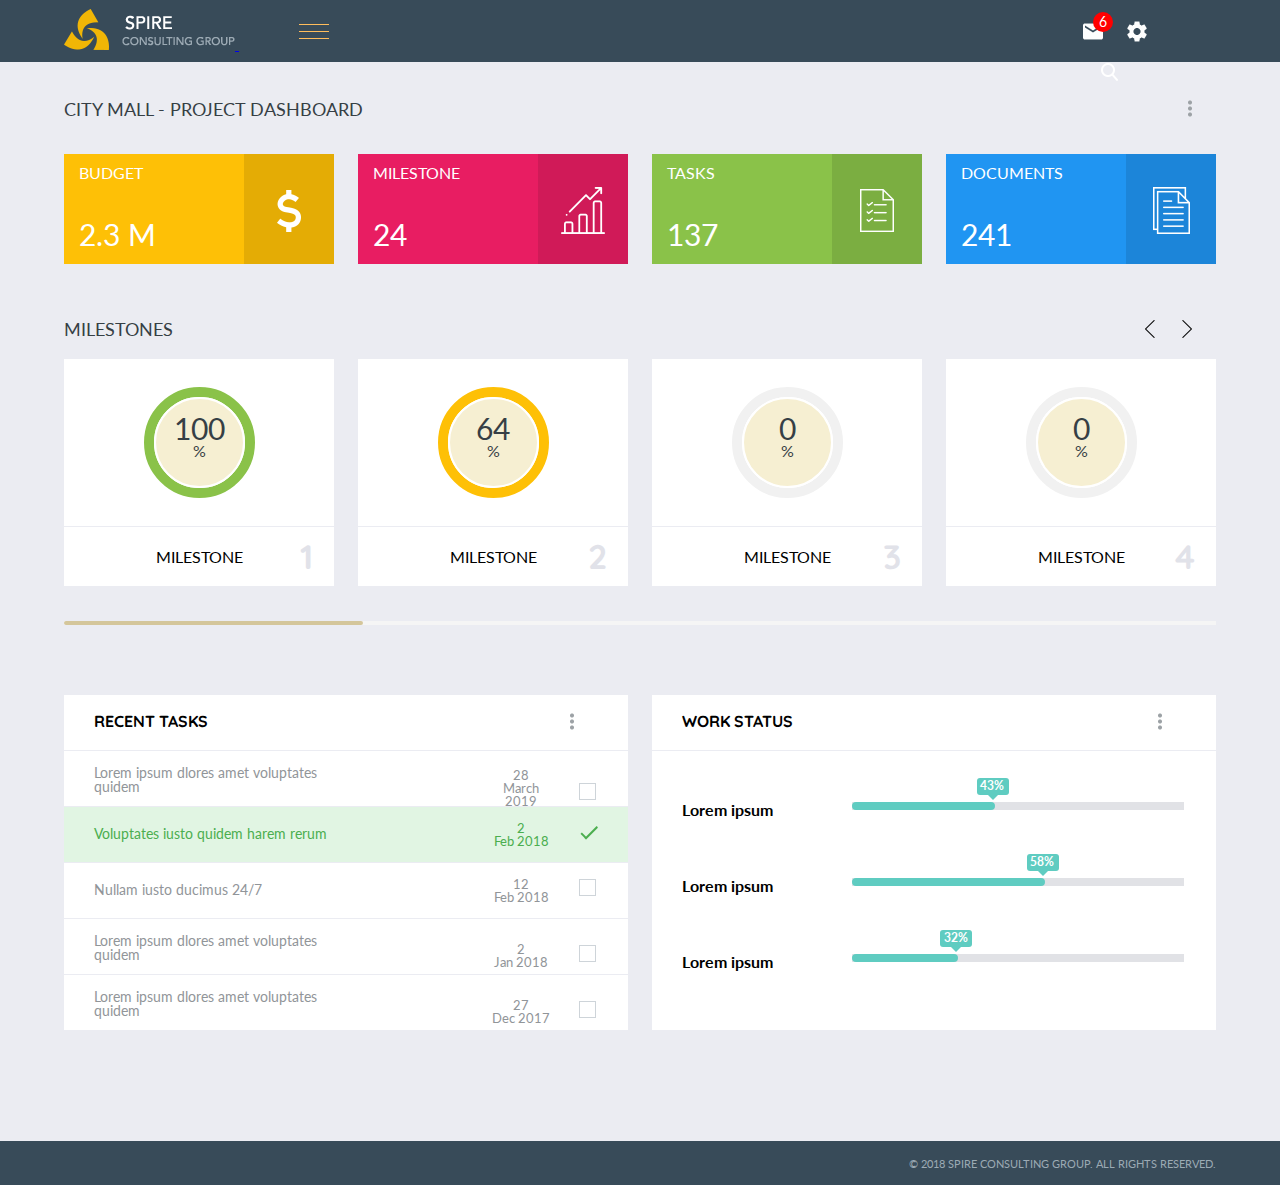
<file: newindex.html>
<!DOCTYPE html>

<html>
<head>
    <link rel="stylesheet" type="text/css" href="css/reset.css">
    <link rel="stylesheet" type="text/css" href="css/newstyle.css">
    <link href="https://fonts.googleapis.com/css?family=Quicksand:500&display=swap" rel="stylesheet">
    <link href="https://fonts.googleapis.com/css?family=Lato&display=swap" rel="stylesheet">  
     
<title>HTML Assignment</title>
</head>
<body>
    <!-- header starts here -->
        <header>
            <div class="container">
                <div class="header"> 
                    <a href="#">
                        <img class="spire" src="./images/Shape1c2.png" alt="spire">
                    </a> 
                    <a href="#">
                        <img class="dash3" src="./images/dash3.png" alt="dash3">
                    </a> 
                    <span class="box2">
                            <a class="message box3" href="#">
                                <img class="icon" src="./images/message.png" alt="message">
                                <span class="red6"><span>6</span></span>
                            </a>
    
                            <a href="#" class="box3">
                            
                                <img class="icon setting" src="./images/setting.png" alt="setting">
                        
                            </a> 
                        
                            <a  href="#" class="box3 ellipse">
                                
                                <img class="icon" src="./images/Ellipse 2.png" alt="ellipse">
                            
                            </a> 
                   
                    </span>
                    <div class="clear"></div>
                </div>
            </div> 
        </header>
    <!-- header ends here -->

        

        <div class="container" >

                <!-- city starts here -->
            
            <section class="content1">
            
                <div class="text1">
                    <h1 class="font18">CITY MALL - PROJECT DASHBOARD</h1>
                    <a href="#">
                        <img class="dots" src="./images/dots3.png" alt="dots">
                    </a> 
                    <div class="clear"></div>
                </div>

                <div>
                    <div class="box4 budget">
                        <div class="test">
                            <span class="font16">BUDGET</span>
                            <div class="font30">2.3 M</div>   
                        </div>
                        <div class="box5">
                            <img class="cityimg" src="./images/forma1.png" alt="forma1">
                        </div>
                        <div class="clear"></div>
                    </div>

                    <div class="box4 milestone">
                        <div class="test">
                            <span class="font16">MILESTONE</span>
                            <div class="font30">24</div>
                        </div>
                        <div class="box5">
                            <img class="cityimg" src="./images/shape1.png" alt="shape1">
                        </div>
                        <div class="clear"></div>
                    </div>

                    <div class="box4 task">
                        <div class="test">
                            <span class="font16">TASKS</span>
                            <div class="font30">137</div>
                        </div>
                        <div class="box5">
                            <img class="cityimg" src="./images/forma2.png" alt="forma2">
                        </div>
                        <div class="clear"></div>    
                    </div>
   

                    <div class="box4 document lastbox">
                        <div class="test">
                            <span class="font16">DOCUMENTS</span>
                            <div class="font30">241</div>
                        </div>
                        <div class="box5">
                            <img class="cityimg" src="./images/forma3.png" alt="forma3">
                        </div>
                        <div class="clear"></div>
                    </div> 
                    <div class="clear"></div>
                </div>
                
            </section>
                <!-- city ends here -->


                <!-- milestone stars here -->
            <section class="content2">
            
                <div class="text2">
                    <h1 class="font18">MILESTONES</h1>
                        <a href="#">
                            <img class="tag tag1"  src="./images/greater.png" alt="tag">
                        </a> 
                        <a href="#">
                            <img class="tag tag2" src="./images/less.png" alt="tag">
                        </a> 
                        <div class="clear"></div>
                </div>

                <div>
                    <div class="box4 milestone1 boxmile">
                        <div class="box7 green">
                        <div class="box8">
                            <h1 class="font30a">100</h1>
                            <h1 class="font16a">%</h1>
                        </div> 
                        </div>
                    </div>
                
                    <div class="box4 milestone1 boxmile">
                        <div class="box7 yellow">
                            <div class="box8">
                                <h1 class="font30a">64</h1>
                                <h1 class="font16a">%</h1>
                            </div> 
                        </div>
                    </div>
                    
                    <div class="box4 milestone1 boxmile">
                        <div class="box7 white">
                            <div class="box8">
                                <h1 class="font30a">0</h1>
                                <h1 class="font16a">%</h1>
                            </div>
                        </div>
                    </div>
                            
                    <div class="box4 milestone1 boxmile lastbox">
                        <div class="box7 white">
                            <div class="box8">
                                <h1 class="font30a">0</h1>
                                <h1 class="font16a">%</h1>
                            </div> 
                        </div>
                    </div>

                    <div class="box9"></div>
                    
                    <div class="box4 milestone1 milestone2">
                        <h1 class="font16b">
                            MILESTONE
                            <span class="box10">1</span>
                        </h1>
                        <!-- <div class="clear"></div> -->
                    </div>
                    
                    <div class="box4 milestone1 milestone2">
                        <h1 class="font16b">
                            MILESTONE
                            <span class="box10">2</span>
                        </h1>                                       
                        <!-- <div class="clear"></div> -->
                    </div>
                    
                    <div class="box4 milestone1 milestone2">
                        <h1 class="font16b">
                            MILESTONE
                            <span class="box10">3</span>
                        </h1>
                        <!-- <div class="clear"></div> -->
                    </div>
                    
                    <div class="box4 milestone1 milestone2 lastbox">
                        <h1 class="font16b">
                            MILESTONE
                            <span class="box10">4</span>
                        </h1>
                        <!-- <div class="clear"></div> -->
                    </div>
                    <div class="clear"></div>
                </div>
            </section>
                <!--  milestone ends here-->
            

                <!-- slidebar starts here-->

            <article class="slidebar">
                <div class="slideborder"></div>
            </article>

                <!-- slidebar ends here -->


                <!-- work update starts here -->
            <section class="content3">
            
                <div class="checklist">
                    <ul>
                        <li class="heading">RECENT TASKS
                            <a href="#">
                                <img class="dots" src="./images/dots3.png" alt="dots">
                            </a> 
                            <div class="clear"></div>
                        </li>

                        <li class="listitems">
                            
                            <div class="listtext">
                                Lorem ipsum dlores amet voluptates quidem
                            </div>
                            <div class="listcontent">
                                <div class="date">28<br>March 2019</div>
                                <span class="checkbox"></span>
                            </div>
                            <div class="clear"></div>
                            
                        </li>
                        
                        <li class="listitems greencheck">
                           
                            <div class="listtext">
                                Voluptates iusto quidem harem rerum
                            </div>
                            <div class="listcontent">
                                <div class="date">2<br>Feb 2018</div>
                                <img class="check" src="./images/check.png" alt="check">
                            </div>
                            <div class="clear"></div>
                           
                        </li>

                        <li class="listitems">
                            
                            <div class="listtext">
                                Nullam iusto ducimus 24/7
                            </div>
                            <div class="listcontent">
                                <div class="date">12<br>Feb 2018</div>
                                <span class="checkbox"></span>
                            </div>
                            <div class="clear"></div>
                            
                        </li>

                        <li class="listitems">
                           
                            <div class="listtext">
                                Lorem ipsum dlores amet voluptates quidem
                            </div>
                            <div class="listcontent">
                                <div class="date">2<br>Jan 2018</div>
                                <span class="checkbox"></span>
                            </div>
                            <div class="clear"></div>

                        </li>

                        <li class="listitems">
                            
                            <div class="listtext">
                                Lorem ipsum dlores amet voluptates quidem
                            </div>
                            <div class="listcontent">
                                <div class="date">27<br>Dec 2017</div>
                                <span class="checkbox"></span>
                            </div>
                            <div class="clear"></div>
                            
                        </li>
                    </ul>
                </div>

                <div class="checklist tag lastbox">
                    <div class="heading workprop">WORK STATUS
                        <a href="#">
                            <img class="dots" src="./images/dots3.png" alt="dots">
                        </a> 
                    </div>
                    
                    <div class="first rangedata">Lorem ipsum 
                        <div class="range">
                            <div class="greenrange1">
                                <span class="arrowBox">43%</span>
                            </div>
                        </div>
                    </div>

                    <div class="rangedata">Lorem ipsum
                        <div class="range">
                            <div class="greenrange2">
                                <span class="arrowBox">58%</span>
                            </div>
                        </div>
                    </div>
                    <div class="rangedata">Lorem ipsum
                        <div class="range">
                            <div class="greenrange3">
                                <span class="arrowBox">32%</span>
                            </div>
                        </div>
                    </div>
                </div>
                <div class="clear"></div>
            </section>
        </div>
            <!-- work update end here -->

        <footer>
            <div class="container">
                <div class="footer1">© 2018 SPIRE CONSULTING GROUP. ALL RIGHTS RESERVED.</div> 
            </div>
        </footer>  
</body>
</html>
</file>
<file: css/newstyle.css>
*{
    box-sizing: border-box;
    letter-spacing: 0;
    text-align: left;
    font-family: Quicksand;
}

.container{
    width: 1200px;
    margin:0px auto;
    
}

body{
    background-color: #EBECF2;
    font-family: Lato;
    font-weight: normal;
}

header{
    position: fixed;
    top: 0px;
    width: 100%;
    background-color: #384B59;
    z-index: 1000;
}

.header{
    padding: 10px 0px;
    margin-right: 24px;
    margin-left:24px;
}

.spire{
    display: inline-block;
    margin-top: -1px;
}

.dash3{
    display: inline-block;
    margin: 14px 0px 0px 60px;
    vertical-align: top;
}

.box2{
    width: 143px;
    height: 40.41px;
    line-height: 40.41px;
    float: right;
}

.icon{
    display: inline;
    vertical-align: middle
}

.message{
    position: relative;
}
.setting{
    display: inline;
}

.red6{
    position: absolute;
    width: 20px;
    height: 20px;
    border: 0px solid red;
    border-radius: 50%;
    bottom: 18px;
    left: 20px;
    font-size: 14px;
    font-family: Lato;
    background-color: red;
    color: #FFFFFF;
    text-align: center;
    line-height: 20px;
   
}

.box3{
    height: 40px;
    width: 40px; 
    display: inline-block;
    text-align: center;
}
.ellipse{
    margin-left: 16px;
}

.box3:hover{
    background: #E9E9E91A;
}

.content1{
    padding-top: 100px;
    margin-right: 24px;
    margin-left:24px;

}
.dots{
    float: right;
    margin-right:24px;
}

.text1{
    margin-bottom: 36px;
}

.font18{
    display: inline-block;
    /* float: left; */
    font-size: 18px;
    color: #363F45;
}

.font16{
    padding-top: 11px;
    padding-left: 15px;
    margin-bottom: 38px;
    font-size: 16px;
    color: #FFFFFF;
    float: left;
}

.font30{
    margin-left: 15px;
    font-size: 30px;
    color: #FFFFFF;
}


.lastbox{
    margin-right: 0px !important;
}

.boxmile{
    padding:28px 0px;
}

.box5{    
    float:right;
    background-color: rgba(0,0,0,0.1);
    width:90px;
    height:110px;
    line-height: 110px;
    text-align: center;    
}

.cityimg{
    vertical-align:middle;
}

.budget{
    background-color:#FEC006;
}

.milestone{
    background-color:#E81D62;
}

.task{
    background-color: #8AC249;
}

.document{
    background-color:#2095F2;
}

.clear{
    clear: both;
}

.content2{
    margin-top: 55px;
    margin-right: 24px;
    margin-left:24px;
}

.tag{
    float: right;
}

.tag1{
    margin-right: 24px;
}

.tag2{
    margin-right: 27px;
}

.box4{
    margin-right: 24px;
    width: 270px;
    float: left;
    margin-bottom: 1px;
}
.milestone1{
    background-color: #FFFFFF;    
 }

 .box7{
    margin: 0px auto;
    width: 111px;
    height: 111px;
    border-radius: 50%;
} 

.box8{
    height: 91px;
    border-radius: 50%;
    background-color: #F6EFD2;
    padding-top: 14px;
    padding-bottom: 19px;
    border: 2px solid #FFFFFF;
} 

.font30a{
    color: #363F45;
    font-size: 30px;
    text-align: center;
}

.font16a{
    color: #363F45;
    font-size: 16px;
    text-align: center;
}

.box9{
    margin-top: 1px;
}


.milestone2{
    height: 59px;
    line-height: 59px;
    vertical-align: middle;
    position: relative;

}


.font16b{
    font-size: 16px;
    font-family: 'Lato', sans-serif;
    text-align: center;
    vertical-align: middle;
    
    }

.box10{
    font-size: 34px;
    font-family: Quicksand;
    font-weight: bold;
    color: #E1E2E9;
    position: absolute;
    right:21px;
}

.slidebar{    
    background-color: #F5F5F5;
    margin:34px 24px 0px 24px;

}

.slideborder{
    width: 299px;
    border: 2.5px solid #D4C69B;
    border-radius: 3px;
}

.text2{
    margin-bottom: 21px;
}

.checklist{
    width: 564px;
    margin-right: 24px;
    background-color: #FFFFFF;
    display: inline-block;
}

li{
    border-bottom: 1px solid #EBECF2;
    font-size: 14px;
    color: #919599;
    display: block;
    height: 56px; 
    padding: 0px 30px;
}

.workprop{
    border-bottom: 1px solid #EBECF2;
    font-size: 14px;
    color: #919599;
    display: block;
    height: 56px; 
    padding: 0px 30px;
}

.first{
    margin-top: 51px;
}

.green{
    border: 10px solid #8AC249;
}

.yellow{
    border: 10px solid #FEC006;
}

.white{
    border: 10px solid #F1F1F1;
}

.heading{
    padding-top:18px;
    font-size: 16px;
    font-weight: bold;
    font-family: Quicksand;
    color: black;
}

.greencheck{
    color: #4BAE4F;
    background-color: #E1F5E3;
}

.date{    
    text-align: center;
    font-size: 13px;
    font-family: Lato;
    display: inline-block;
    width: 70px;
}
.listitems{
    padding-top: 15px;
    padding-bottom: 13px;
}
.listtext{
    width: 271px;
    display: inline-block;
}

.listcontent{
    display: inline-block;
    margin-left: 117px; 
    vertical-align: middle;
  
}
.checkbox{
    margin-left: 19.16px;
    border: 1px solid #CED4D9;
    width: 17px;
    height: 17px;
    display: inline-block;
    vertical-align: super;
}

._3dots{
    float: right;
}

.content3{    
    margin: 70px 24px 110px;
    
}

.range{   
    width: 332px;
    float: right;
    background-color: #E1E2E6;
}
.rangedata{
    font-family: Lato;
    font-size: 16px;
    font-weight: bold;
    padding: 0px 32px 0px 30px;
    margin-bottom: 60px;
}

.greenrange1{
    position: relative;
    width: 43%;
    border: 4.5px solid #5FCCC1;
    float: left;
    border-radius: 5px;
}

.greenrange2{
    position: relative;
    width: 58%;
    border: 4.5px solid #5FCCC1;
    float: left;
    border-radius: 5px;
}

.greenrange3{
    position: relative;
    width: 32%;
    border: 4.5px solid #5FCCC1;
    float: left;
    border-radius: 5px;
}

.check{
    margin-left: 19.5px;
    vertical-align: super;
}

footer{    
    background-color: #384B59;
    height:44px;
}

.footer1{
    color: #9CAAB4;
    text-align: right;
    font-family: Lato;
    font-size: 11px;
    padding-top: 17px;
    margin-right: 24px;
    margin-left:24px
}

.arrowBox{
    position:absolute;
    width: 32px;
    background-color: #5FCCC1;
    padding: 2px 4.5px 3px 3.5px;
    font-size: 12px;
    font-family: Lato;
    text-align: center;
    color: #FFFFFF;
    bottom: 11px;
    right: -18px;
    border-radius: 3px;
}

.arrowBox::after{
    content: " ";
    width: 0px;
    height: 0px;
    position: absolute;
    border-top: 5px solid #5FCCC1;
    border-bottom: 5px solid transparent;
    border-left: 5px solid transparent;
    border-right: 5px solid transparent; 
    top: 100%;
    left:50%;
    margin-left: -5px;
}

.test{
    display: inline-block;
}
</file>
